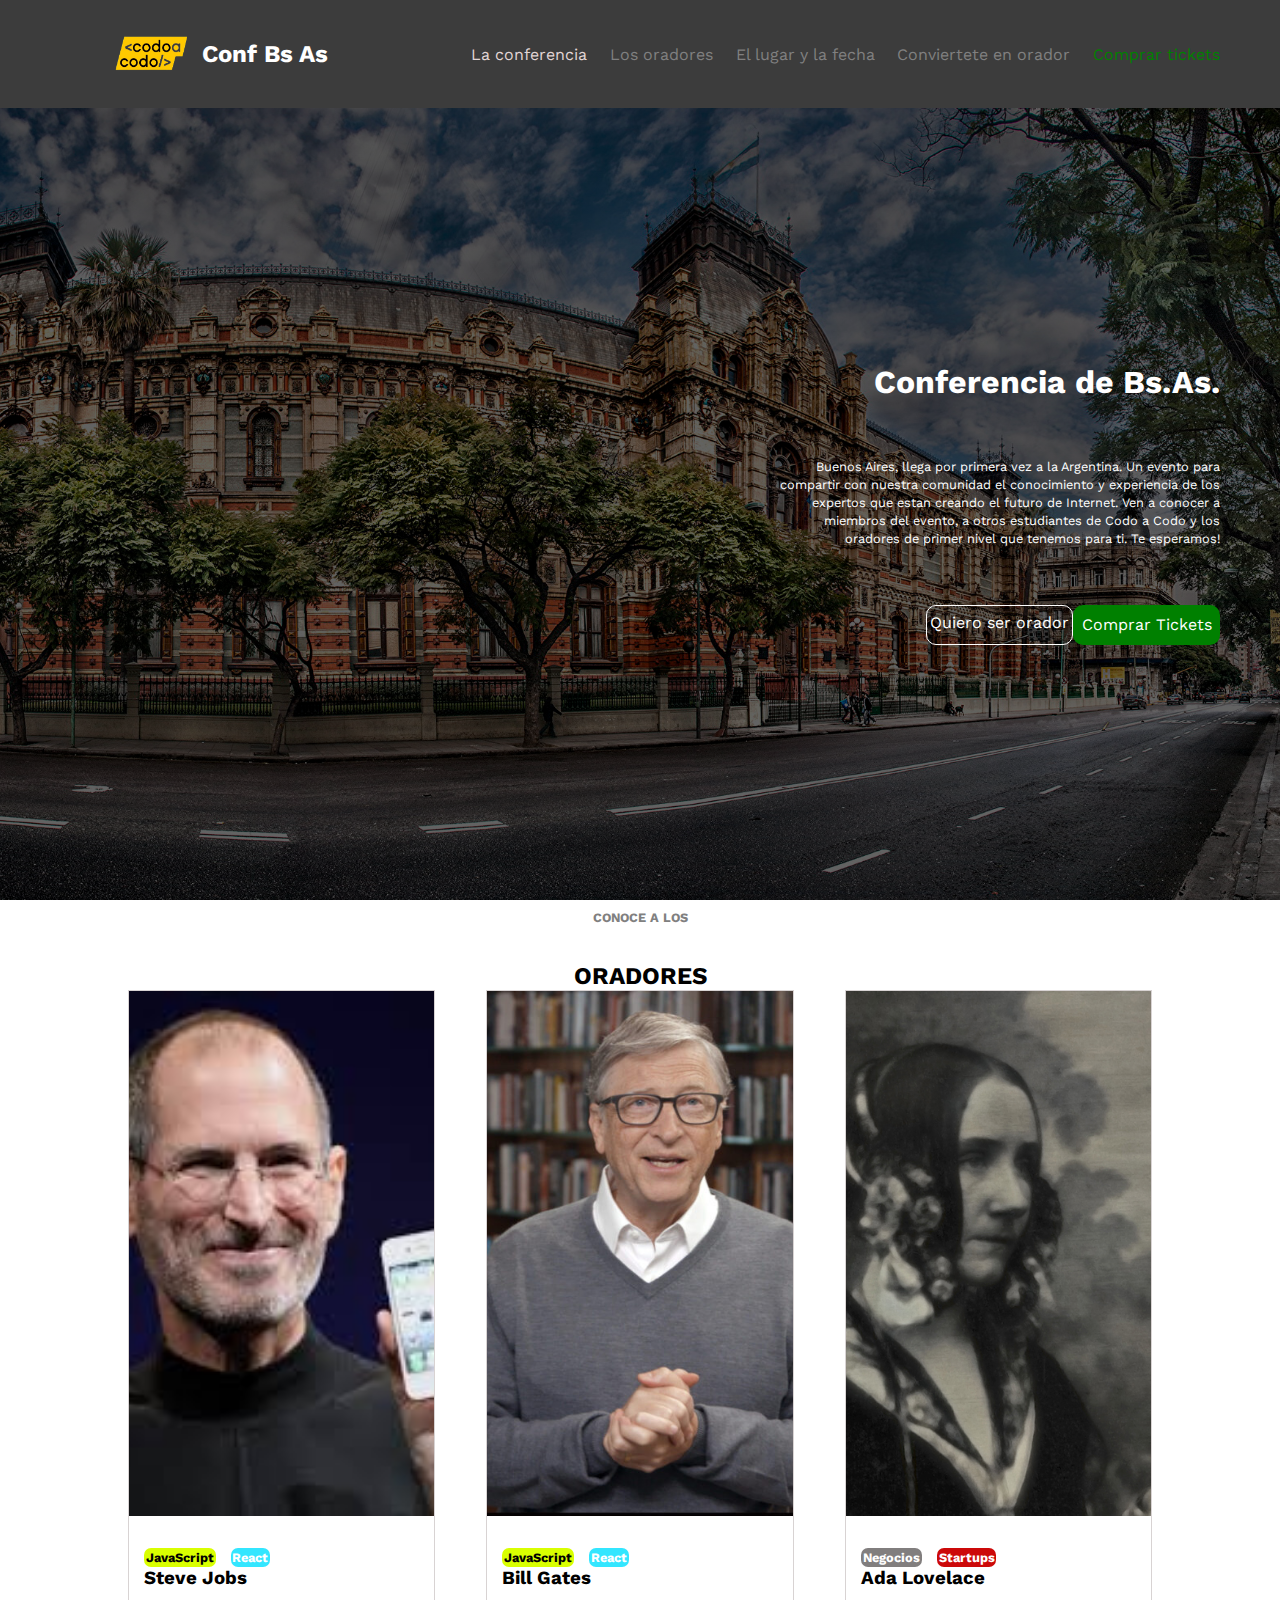
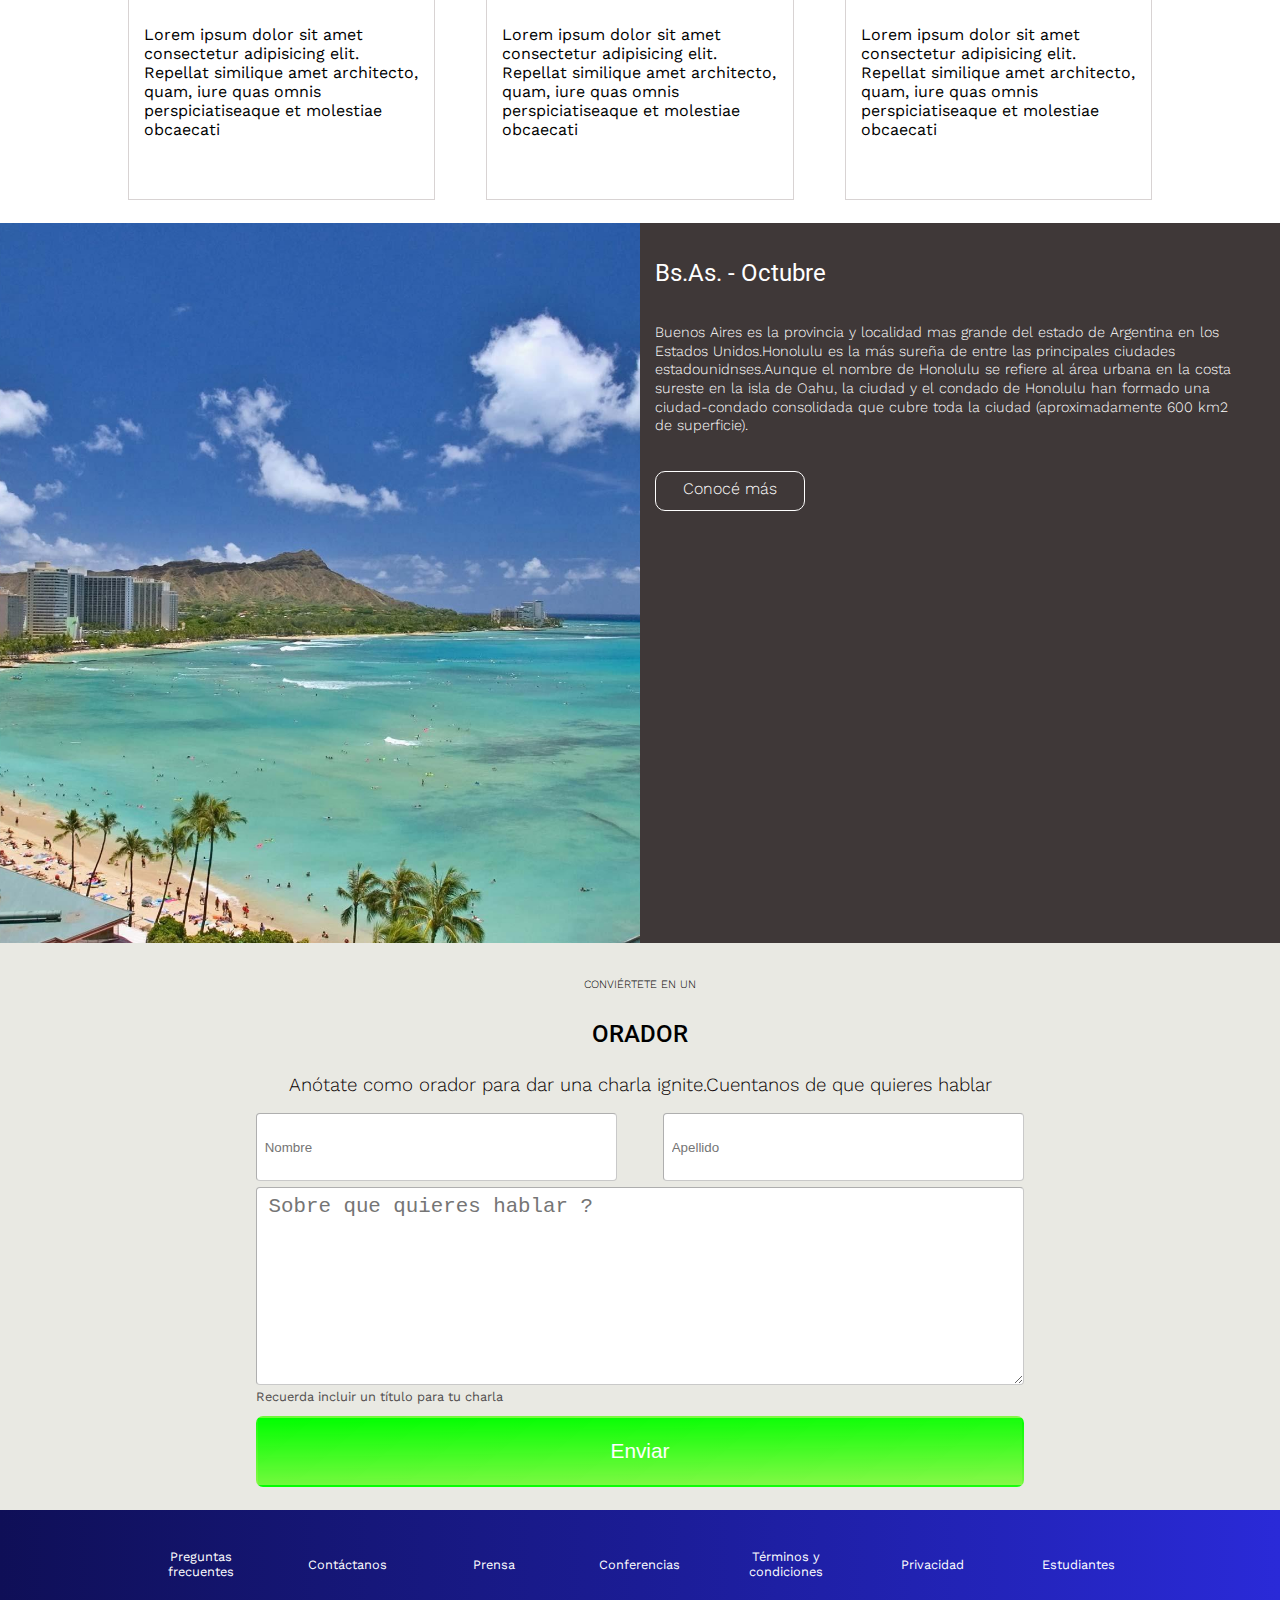
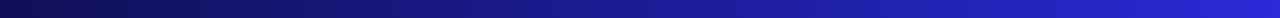
<file: index.html>
<!DOCTYPE html>
<html lang="es">
<head>
    <meta charset="UTF-8">
    <meta http-equiv="X-UA-Compatible" content="IE=edge">
    <meta name="viewport" content="width=device-width, initial-scale=1.0">
    <link rel="stylesheet" href="./css/estilos.css">
    <title>proyecto flex</title>
</head>
<body class="cuerpo">
    <header class="encabezado">
            <div class="contenedorLogoNav">
                <div class="contenedorLogo">
                    <img src="./assets/img/codoacodo-removebg-preview.png"  alt="Imagen logo de Codo a codo">
                    <h2 class="subtitulo"> Conf Bs As </h2>             
                    
                </div>
            
            
                <nav class="contenedorNavegacion"> 
                    <ul class="listaNavegacion" type="">

                            
                        <li class="itemsNavegacion"> <a class="anclaNavegacionConferencia" href="#conferencia"> La conferencia </a> </li>
                        <li class="itemsNavegacion"> <a class="anclaNavegacion" href="#oradores"> Los oradores </a> </li>
                        <li class="itemsNavegacion"> <a class="anclaNavegacion" href="#lugarFecha"> El lugar y la fecha </a></li>
                        <li class="itemsNavegacion"> <a class="anclaNavegacion" href="#formulario"> Conviertete en orador </a></li>
                        <li class="itemsNavegacion"> <a class="anclaNavegacionTickets" href="./pages/comprar_tickets.html"> Comprar tickets </a> </li>
                    </ul> 
                
                </nav>
            </div>
            <section id="conferencia" class="conferenciaContenedor">
                <div class="conferenciaHijo"> 
                    <h1 class="conferenciaHijoTitulo"> Conferencia de Bs.As. </h1>
                    <p class="conferenciaHijoTexto">Buenos Aires, llega por primera vez a la Argentina.
                         Un evento para compartir con nuestra comunidad el conocimiento y experiencia de los 
                         expertos que estan creando el futuro de Internet. Ven a conocer a miembros del evento, 
                         a otros estudiantes de Codo a Codo y los oradores de primer nivel que tenemos para ti.
                         Te esperamos!
                    
                    </p>
                    <div class="conferenciaHijoBotonesContenedor"> 
                        <a class="serOrador" href="#formulario"> Quiero ser orador </a>
                        <a class="comprarTickets" href="./pages/comprar_tickets.html">Comprar Tickets </a>
                    </div>
                   
                </div>        
            </section>
        
  
    </header> 
 
   <main>
        <section id="oradores" class="oradoresSection"> 
            <div class="oradoresSectionTitulo"> 
                 <h2 class="oradoresSectionTitulo1"> CONOCE A LOS </h2> 
                 <h2 class="oradoresSectionTitulo2">  ORADORES     </h2>
                
            </div>
          
            
            <div class="oradoresPadreCards"> 
                <div class="tarjeta">
                    <img src="./assets/img/steve.jpg" alt="Imagen de Steve Jobs"> 
                    <div class="tarjetaBody">
                        <div class="cardBodyEncab">   
                           <div class="cardTituloContenedor"> 
                                <div class="cardTituloContenido1"> JavaScript </div>
                                <div class="cardTituloContenido2"> React </div>
                                
                            </div>
                            <h3>Steve Jobs</h3>
                        </div>
                        <p class="cardBodyTexto">Lorem ipsum dolor sit amet consectetur adipisicing elit. Repellat similique amet architecto, quam, iure quas omnis perspiciatiseaque et molestiae obcaecati
                        <p>
                    </div> 
                   
                </div> 
                <div class="tarjeta">
                    <img src="./assets/img/bill.jpg" alt="Imagen de Bill Gates">
                    <div class="tarjetaBody">
                        <div class="cardBodyEncab">   
                           <div class="cardTituloContenedor"> 
                                <div class="cardTituloContenido1"> JavaScript </div>
                                <div class="cardTituloContenido2"> React </div>
                                
                            </div>
                            <h3>Bill Gates</h3>
                        </div>
                        <p class="cardBodyTexto">Lorem ipsum dolor sit amet consectetur adipisicing elit. Repellat similique amet architecto, quam, iure quas omnis perspiciatiseaque et molestiae obcaecati
                        <p>
                    </div> 
                   
                </div> 
                <div class="tarjeta">
                    <img src="./assets/img/ada.jpeg" alt="Imagen de Ada Lovelace">
                    <div class="tarjetaBody">
                        <div class="cardBodyEncab">   
                           <div class="cardTituloContenedor"> 
                                <div class="cardTituloContenido1 difColor1"> Negocios </div>
                                <div class="cardTituloContenido2 difColor2"> Startups </div>
                                
                            </div>
                            <h3>Ada Lovelace</h3>
                        </div>
                        <p class="cardBodyTexto">Lorem ipsum dolor sit amet consectetur adipisicing elit. Repellat similique amet architecto, quam, iure quas omnis perspiciatiseaque et molestiae obcaecati
                        <p>
                    </div> 
                   
                </div> 



                
                
            </div>
        </section>
        <section class="honoluluFechaSection" id="lugarFecha">  
                <div class="honoluluContenedor">
                    
                </div>
                <div class="fechaContenedor">
                    <div class="fechaContenedorContenido" >   
                        <h2 class="fechaContContTitulo"> Bs.As. - Octubre </h2>
                        <p class="fechaContContTexto">Buenos Aires es la provincia y localidad mas grande del estado 
                            de Argentina en los Estados Unidos.Honolulu es la más sureña de entre las principales ciudades
                            estadounidnses.Aunque el nombre de Honolulu se refiere al área urbana en la costa sureste en la 
                            isla de Oahu, la ciudad y el condado de Honolulu han formado una ciudad-condado consolidada que 
                            cubre toda la ciudad (aproximadamente 600 km2 de superficie).</p>
                        <a class="anclaConoceMas" href="">Conocé más</a>
                    </div> 
                </div>                    
        </section>   
        <section id="formulario" class="formSection">
            <div class="formTitulo"> 
            
                <h2 class="formTitulo1"> CONVIÉRTETE EN UN  </h2> 
                <h2 class="formTitulo2">  ORADOR     </h2>
            </div>
            <h3 class="formComent">  Anótate como orador para dar una charla ignite.Cuentanos de que quieres hablar </h3>
            
            
                
            <form class="formCuerpo" action="">
                <div class="formEntradas"> 
                        <input id="" class="entradaNombre" type="text" name="nombre" placeholder="Nombre" required>
                        <input id="" class="entradaApellido"   type="text" name="apelllido" placeholder="Apellido" required>
                </div>
                    
                <textarea class="formTextArea" id="" name="tema"   placeholder="Sobre que quieres hablar ?" required></textarea>    
                  
                    
                <p class="formParrafo">Recuerda incluir un título para tu charla</p>
                    <!-- Por el momento nos quedamos con el input igual que la clase Codo a Codo -->
                    <!-- <button type="submit" name="envio" value="enviar">Enviar</button> -->
                <button class="formbtn" type="submit" name="envio"> Enviar </button>


            </form>


        </section>

   </main>
 
   <footer class="pieContenedor">
       <div class="pieAnclasCont">

            <a class="pieAnclasContAncla" href=""> 
                <p class="pieAnclasContAnclaP1"> Preguntas </p>
                <p class="pieAnclasContAnclaP2"> frecuentes</p> 

            </a>
            <a class="pieAnclasContAncla" href=""> 
                <p class="pieAnclasContAnclaP1"> Contáctanos </p>
                

            </a>        
            <a class="pieAnclasContAncla" href=""> 
                <p class="pieAnclasContAnclaP1"> Prensa </p>
            </a>    
            <a class="pieAnclasContAncla" href=""> 
                <p class="pieAnclasContAnclaP1"> Conferencias </p>
            </a>    
            <a class="pieAnclasContAncla" href=""> 
                <p class="pieAnclasContAnclaP1"> Términos y  </p>
                <p class="pieAnclasContAnclaP2"> condiciones</p> 

            </a>
            <a class="pieAnclasContAncla" href=""> 
                <p class="pieAnclasContAnclaP1"> Privacidad </p>
                

            </a>        
            <a class="pieAnclasContAncla" href=""> 
                <p class="pieAnclasContAnclaP1"> Estudiantes </p>
            </a>    



       </div>

   </footer>
</body>
</html>
</file>
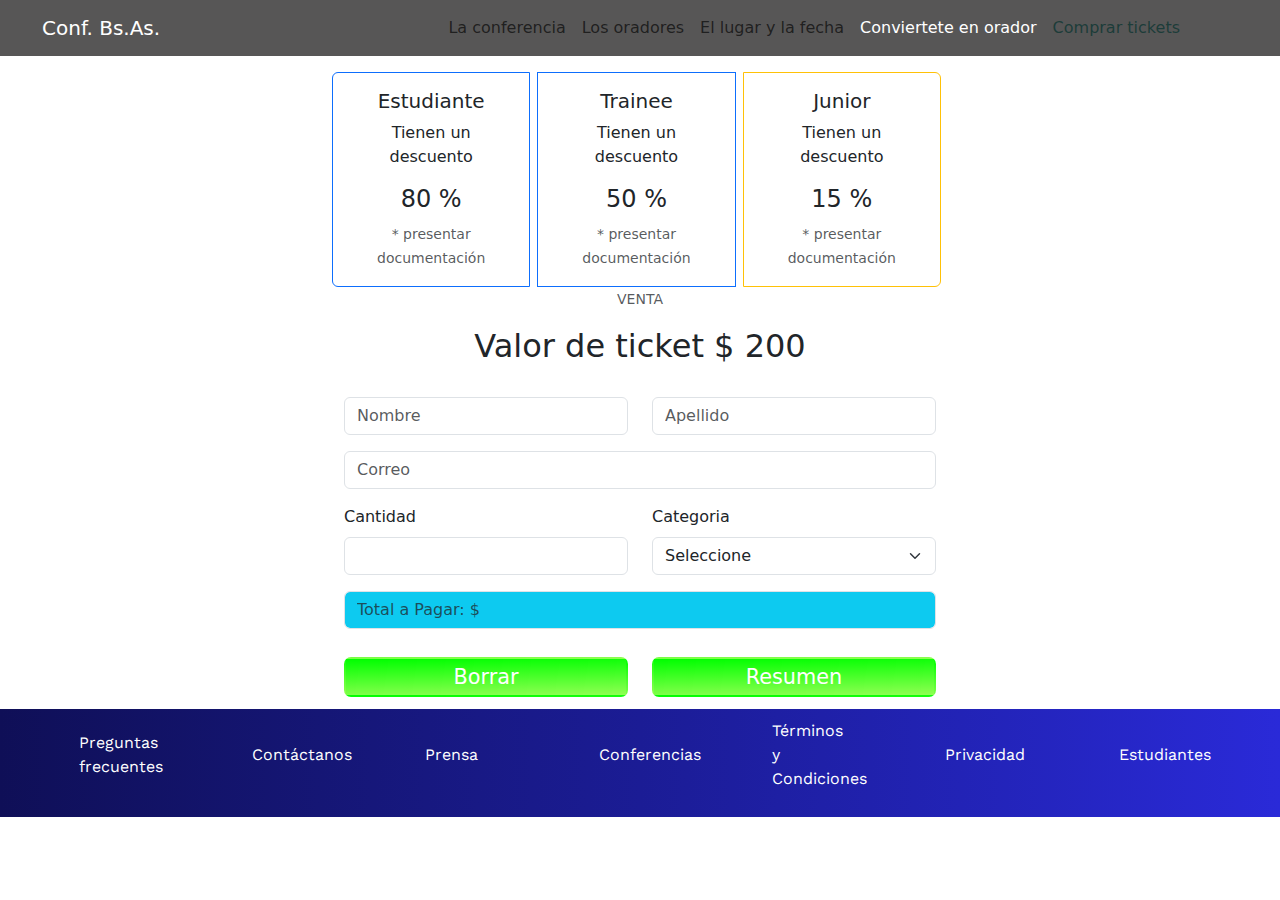
<file: pages/comprar_tickets.html>
<!DOCTYPE html>
<html lang="es">
<head>
    <meta charset="UTF-8">
    <meta http-equiv="X-UA-Compatible" content="IE=edge">
    <meta name="viewport" content="width=device-width, initial-scale=1.0">
    <link rel="stylesheet" href="../css/bootstrap.min.css">
    <link rel="stylesheet" href="../css/estilos.css">
    <title>practica </title>
</head>
<body>
    <header>
          

        <nav class="navbar navbar-expand-lg navbar-light  navColor">
            <div class="container-fluid">
                    <a class="navbar-brand navbar-brandCorreccion" href="#">
                 
                        Conf. Bs.As.
                    </a>
                    <button class="navbar-toggler" type="button" data-bs-toggle="collapse" data-bs-target="#navbarNav" aria-controls="navbarNav" aria-expanded="false" aria-label="Toggle navigation">
                        <span class="navbar-toggler-icon"></span>
                    </button>
                    <div class="collapse navbar-collapse" id="navbarNav">
                        <ul class="navbar-nav navbar-navCorreccion">
                            <li class="nav-item">
                                <a class="nav-link"  href="../index.html">La conferencia</a>
                            </li>
                            <li class="nav-item">
                                <a class="nav-link" href="../index.html#oradores"> Los oradores </a>
                            </li>
                            <li class="nav-item">
                                <a class="nav-link" href="../index.html#lugarFecha"> El lugar y la fecha</a>
                            </li>
                            <li class="nav-item">
                            <a class="nav-link nav-link-orador" href="../index.html#formulario"> Conviertete en orador </a>
                            </li>
                            <li class="nav-item">
                                <a class="nav-link nav-link-tickets active" aria-current="page"  href="#"> Comprar tickets </a>
                            </li>
                        </ul>
                    </div>
            </div>
        </nav>
    </header>     
       
       
    


    <main class="mailAlto">
       
                    
              
           
              
            
                <div class="container mt-3">
                    <div class="card-group cardClase">
                        <div class="card cardTama border border-primary">
                        
                        <div class="card-body">
                            <h5 class="card-title text-center">Estudiante</h5> 
                            <p class="card-text text-center">Tienen un descuento</p>
                            <p class="card-text h4 text-center"> 80 % </p>
                            <p class="card-text text-center"><small class="text-body-secondary">* presentar documentación</small></p>
                           
                        </div>
                        </div>
                        <div class="card cardTama border border-primary">
                        
                        <div class="card-body">
                           <h5 class="card-title text-center">Trainee</h5> 
                           <p class="card-text text-center">Tienen un descuento</p>
                           <p class="card-text h4 text-center"> 50 % </p>
                           <p class="card-text text-center"><small class="text-body-secondary">* presentar documentación</small></p> 
                            
                           
                        </div>
                        </div>
                        <div class="card cardTama border border-warning ">
                        
                        <div class="card-body">
                            <h5 class="card-title text-center">Junior</h5> 
                            <p class="card-text text-center">Tienen un descuento</p>
                            <p class="card-text h4 text-center"> 15 % </p>
                            <p class="card-text text-center"><small class="text-body-secondary">* presentar documentación</small></p>
                            
                        </div>
                        </div>
                    </div>
                </div>
                <p class="text-center"><small class="text-body-secondary"> VENTA  </small></p>
                <h2 class="text-center"> Valor de ticket $ 200 </h2> 
                
       
  
                
                <div class="container mt-3">      
                    <form class="row formMargen" action="">
                        <div class="col-12 col-lg-6 mt-3">
                            <input type="text" class="form-control" placeholder="Nombre" 
                            id="inputNombre" required>
                            <div id="msjeErrorNombre" class="invalid-feedback">
                                    <p> Ingrese su nombre </p>
                            </div>        
                            
                        </div>
                        <div class="col-12 col-lg-6 mt-3">
                            <input type="text" class="form-control" placeholder="Apellido" 
                            id="inputApellido" required>
                            <div id="msjeErrorApellido" class="invalid-feedback">
                                <p> Ingrese su Apellido </p>
                            </div>        
                        </div>
                        <div class="col-12 mt-3">
                            <input type="email" class="form-control" id="inputCorreo" placeholder="Correo" required>
                            <div id="msjeErrorCorreo" class="invalid-feedback">
                                <p> Ingrese su Correo </p>
                            </div>        
                        
                        </div>
                       
                        <div class="col-12 col-lg-6 mt-3">
                            <label for="inputCantidad" class="form-label">Cantidad</label>
                            <input id="inputCantidad" type="number" class="form-control" min="1" required>
                            <div id="msjeErrorCantidad" class="invalid-feedback">
                                <p> Ingrese una cantidad </p>
                            </div>        
                        </div>

                        <div class="col-12 col-lg-6 mt-3">
                            <label for="inputCategoria" class="form-label">Categoria</label>
                            <select id="inputCategoria" class="form-select">
                                <option value="" selected> Seleccione </option>
                                <option value="0">Sin Categoria</option>
                                <option value="1">Estudiante</option>
                                <option value="2">Trainee...</option>
                                <option value="3">Junior</option>
                                
                            </select>
                            <div id="msjeErrorCategoria" class="invalid-feedback">
                                <p> Ojo con la categoria </p>
                            </div>        
                        </div>
                       
                        <div class="col-12 mt-3">
                            
                        <!--    <input type="text" class="form-control  bg-info" id="inputImporte" placeholder="Total a Pagar: $"> -->
                        <input type="text" class="form-control  bg-info" id="totalPago" placeholder="Total a Pagar: $"> 
                    </div>
                       
                       
                        <div class="col-12 col-lg-6 mt-4">
                             <button id="btnBorrar" type="reset" class="formbtnTickets">Borrar</button>
                        </div>
                        <div class="col-12 col-lg-6 mt-4">
                            <button id="btnResumen" type="submit" value="btnResumen" class="formbtnTickets">Resumen</button>
                       </div>    
                   
                    </form>
                </div>  
               
                    
                <footer class="container-fluid mt-3">
                    <div class="row footerClase">
                         
                         <div class="col-12 col-lg-1"> <a class="text-decoration-none" href=""> <p class="footerAncla"> Preguntas frecuentes </p></a> </div>
                         <div class="col-12 col-lg-1"> <a class="text-decoration-none" href=""> <p class="footerAncla"> Contáctanos </p></a></div>
                         <div class="col-12 col-lg-1"> <a class="text-decoration-none" href=""> <p class="footerAncla"> Prensa </p></a></div>
                         <div class="col-12 col-lg-1"> <a class="text-decoration-none" href=""> <p class="footerAncla"> Conferencias </p></a></div>
                         <div class="col-12 col-lg-1"> <a class="text-decoration-none" href=""> <p class="footerAncla"> Términos y Condiciones </p></a></div>
                         <div class="col-12 col-lg-1"> <a class="text-decoration-none" href=""> <p class="footerAncla"> Privacidad </p></a></div>
                         <div class="col-12 col-lg-1"> <a class="text-decoration-none" href=""> <p class="footerAncla"> Estudiantes </p></a></div>


                    </div> 

                </footer>
                                 
            </main>
    

            <footer>
        
        
        
        
            </footer>
           
            <script src="../js/bootstrap.bundle.min.js"></script> 
            <script src="../js/main.js"> </script>
        </body>
    </html>
</file>
<file: css/estilos.css>
@import url('https://fonts.googleapis.com/css2?family=Roboto:wght@100;400;500;700&family=Work+Sans:wght@100;300;400;500;600;700&display=swap');

* { 
    margin: 0; 
    padding: 0;
    box-sizing: border-box;
}

.cuerpo  { 
    font-family: 'Roboto', sans-serif;
    font-family: 'Work Sans', sans-serif;
    font-weight: 400;
}
.encabezado { 
    height: 100vh;

}
.contenedorLogoNav { 
    background-color: rgb(60, 60, 60);
    height: 12%;
    display: flex;
    justify-content: space-between;
    align-items: center;

}
.contenedorLogo { 
    padding-left: 8%;
    width: 40%;;
    display:flex;
    
    align-items: center;
}
.contenedorLogo img {
    width: 100px;
    height: 25%;
    object-fit: cover;
}
.subtitulo { 
    
    color: white;
}
.contenedorNavegacion { 
   width: 65%; 
   
   margin-right: 60px;
}
.listaNavegacion {
    list-style: none;
    display: flex;
    justify-content: space-between;
}


.anclaNavegacionConferencia { 
      
    text-decoration: none;
    color:rgb(226, 214, 214);
}
.anclaNavegacion { 
      
    text-decoration: none;
    color:gray;
}
.anclaNavegacionTickets { 
    color:green;   
    text-decoration: none;

}

.conferenciaContenedor  { 
    background:linear-gradient(to right, #0000009c,#0000009c ),url("../assets/img/ba1.jpg");
    background-size: cover;
    background-position: center;
    background-repeat: no-repeat;
    height: 88%;
    display:flex;
    justify-content: flex-end;
    align-items:center;
}
.conferenciaHijo {
    height: 50%;
 
    width: 40%;
    padding-right: 60px;
    display: flex;
    flex-direction: column;
    justify-content: space-evenly;
}
.conferenciaHijoTitulo { 
    text-align: right;
    color:white;

}
.conferenciaHijoTexto {
    
    
    line-height: 1.4;
    font-size: .8rem;
  /*  font-weight: 300; negrita*/
    color:white;
    text-align: right;
}

.conferenciaHijoBotonesContenedor{ 

    display: flex;
    flex-direction: row;
    justify-content: space-between;
    align-items: center;
}

.comprarTickets {
    height: 40px;
    width: 150px;
    padding-top: 10px;
    border-radius: 10px 10px 10px 10px;
    -webkit-border-radius: 10px 10px 10px 10px;
    -moz-border-radius: 10px 10px 10px 10px;
    background: #008000;
    text-align: center;
    color: white;
    text-decoration: none;
    
}
.serOrador {
    height: 40px;
    width: 150px;
    margin-left: 35%;
    padding-top: 07px;
    
    border-radius: 10px 10px 10px 10px;
    -webkit-border-radius: 10px 10px 10px 10px;
    -moz-border-radius: 10px 10px 10px 10px;
    border: 1px solid #ffffff;
    
    text-align: center;
    color: white;
    text-decoration: none;
    
}

.oradoresSection {
    height: 100vh;
    width: 100vw;;
    /* background-color: #008000; */
}
.oradoresSectionTitulo { 
    height: 10%;   
    width: 100%;
    display: flex;
    flex-direction: column;
    justify-content: space-between;
    align-items: center;
    
}
.oradoresSectionTitulo1 {
    padding-top: 10px;
    font-size: .8rem;
    color:gray;
}
.oradoresSectionTitulo2 {
    
    font-size: 1.5rem;
    
}
.oradoresPadreCards { 
    
    text-align: left;
    width: 80%;
    height:90%;
    margin: 0 auto;
  
    /*background-color: aqua; */
    display: flex;
    flex-direction: row;
    justify-content: space-between;
}



.tarjeta { 
    height: 100%; 
    width: 30%;
    border: 0.5px solid rgb(216, 211, 211)

}
.tarjeta img {
    height: 65%; 
    width: 100%;
    object-fit: cover;


}
.cardTituloContenedor { 
    height: 7%;
    width: 100%;
    display: flex;
    flex-direction: row;
    justify-content: flex-start;
    align-items: center;

}
.cardTituloContenido1 { 
    padding: 1.5%;
    font-size: .8rem;
    font-family: 'Work Sans', sans-serif;
    font-weight: 700;
    border-radius: 7px 7px 7px 7px;
-webkit-border-radius: 7px 7px 7px 7px;
-moz-border-radius: 7px 7px 7px 7px;
background: #d9ff00;
    

}
.cardTituloContenido2 { 
    margin-left: 15px;
    padding: 1.5%;
    font-size: .8rem;
    font-family: 'Work Sans', sans-serif;
    font-weight: 700;
    color:white;
    border-radius: 7px 7px 7px 7px;
    -webkit-border-radius: 7px 7px 7px 7px;
    -moz-border-radius: 7px 7px 7px 7px;
    background: #33E6FF;
}
.tarjetaBody { 
    
    height: 35%;
    width: 100%;
    display: flex;
    flex-direction: column;
    justify-content: space-evenly;
    align-items: flex-start;
    /* border: 1px solid rgb(22, 1, 1); */
}
.cardBodyEncab { 
    margin-left: 15px;
    display: flex;
    flex-direction: column;
    justify-content: space-around;
    align-items: flex-start;
}
.cardBodyTexto { 
    margin-left: 15px;
    width: 90%;


}
.difColor1 { 
    color:white;
    background: rgb(129, 126, 126);
  

}
.difColor2 { 
    color:white;
    background-color: rgb(204, 9, 9);
}
.honoluluFechaSection { 
    margin-top: 1.8%;
    height: 80vh;
    width: 100vw;
    
    display: flex;
    flex-direction: row;


}
.honoluluContenedor { 
    height: 100%;
    width: 50%;
    background-image: url(../assets/img/honolulu.jpg);
   
    background-size: cover;
    background-position: center;
    background-repeat: no-repeat;
    
}
.fechaContenedor { 
    height: 100%;
    width: 50%;
    background-color: rgb(63, 56, 56);
    color:white;
}
.fechaContenedorContenido{ 
    
    margin-left: 15px;
    height: 45%;
    width: 90%;
    display: flex;
    flex-direction: column;
    justify-content: space-evenly;
    align-items: flex-start;
    /* border: 2px solid blue;  */ 


}
.fechaContContTitulo {
    font-family: 'Roboto', sans-serif;
    font-weight: 400;

}
.fechaContContTexto {
    
    width: 100%;
   
   
    line-height: 1.3;
  /*  font-family: 'Roboto', sans-serif; */
    font-size: .9rem;
    font-weight: 300;
    
    /* border: 1px solid green; */
}    



.anclaConoceMas  {
    padding-top: 07px;
    height: 40px;
    width: 150px;
    
    
    border-radius: 10px 10px 10px 10px;
    -webkit-border-radius: 10px 10px 10px 10px;
    -moz-border-radius: 10px 10px 10px 10px;
    border: 1px solid #ffffff;
    
    text-align: center;
    color: white;
    text-decoration: none;
    font-weight: 300;
}   
.formSection { 
    height: 63vh;
    width: 100vw;
    background-color: rgb(233, 233, 227);
    display: flex;
    flex-direction: column;
    justify-content: space-around;
    align-items: center;
    border-bottom: #008000;


}    
.formTitulo {  
    height: 20%;
    width: 100%;
    display: flex;
    flex-direction: column;
    justify-content: space-around;
    align-items: center;    
   /* border: 1px solid blue; */
} 
.formTitulo1 {
    margin-top: 15px;
    font-size: 0.7rem;
    color:black;
    font-weight: 300;
   
   
    /* border: 1px solid blueviolet; */
}   
.formTitulo2 {
    text-align: justify;
    font-family: 'Roboto', sans-serif;
    /* font-family: 'Work Sans', sans-serif; */
     font-weight: 500;
}
.formComent { 
    font-family: 'Roboto', sans-serif;
    font-family: 'Work Sans', sans-serif; 
    font-weight: 300;
    color:rgb(7, 0, 0)
}
.formCuerpo { 
    height: 70%;
    width: 60%;
    
}
.formEntradas { 
    height: 20%;
    width: 100%;
    display: flex;
    justify-content: space-between;
    align-items: center;
    


}

.entradaNombre { 
    padding-left: 1%;
    height: 85%;
    width: 47%;
    border-radius: 4px 4px 4px 4px;
    -webkit-border-radius: 4px 4px 4px 4px;
    -moz-border-radius: 4px 4px 4px 4px;
    border: 1px inset rgba(0, 0, 0, 0.315);
}
.entradaApellido { 
    padding-left: 1%;
    height: 85%;
    width: 47%;
    border-radius: 4px 4px 4px 4px;
    -webkit-border-radius: 4px 4px 4px 4px;
    -moz-border-radius: 4px 4px 4px 4px;
    border: 1px inset rgba(0, 0, 0, 0.315);
    
}
.formTextArea { 
    padding-top: 1%;
    padding-left: 1.5%;
    font-size: 1.3rem;
    height: 50%;
    width: 100%; 
    border-radius: 4px 4px 4px 4px;
    -webkit-border-radius: 4px 4px 4px 4px;
    -moz-border-radius: 4px 4px 4px 4px;
    border: 1px inset rgba(0, 0, 0, 0.315);
}
.formParrafo { 
    font-size: .8rem;
    color:rgb(80, 77, 77);
}
.formbtn { 
    margin-top: 1.5%;
    height: 18%;
    width: 100%;
    color:white;
    font-size: 1.3rem;
    border-color: transparent;
    border-radius: 7px 7px 7px 7px;
-webkit-border-radius: 7px 7px 7px 7px;
-moz-border-radius: 7px 7px 7px 7px;
    background: rgba(90,255,0,0.68);
background: linear-gradient(91deg,rgba(90,255,0,0.68) 0%, #00ff00 100%);
background: -webkit-linear-gradient(91deg,rgba(90,255,0,0.68) 0%, #00ff00 100%);
background: -moz-linear-gradient(91deg,rgba(90,255,0,0.68) 0%, #00ff00 100%);
}
.pieContenedor { 

   height: 12vh;
   width: 100vw;
   display: flex;
   justify-content: center;
   align-items: center; 
   background-image: linear-gradient(to right, #0f0f57, #151675, #1b1c95, #2223b6, #2a2ad8); 
}
.pieAnclasCont {
    
    height: 80%;
    width: 80%;
    display: flex;
    justify-content: space-around;
    align-items: center;
   /* border: 1px solid black; */
}

.pieAnclasContAncla { 
    width: 12%;
    height: 50%;
    text-decoration: none;
    display: flex;
    flex-direction: column;
    justify-content: center;
    align-items: center;

    /* border: 1px solid rgb(3, 27, 3); */
}   
.pieAnclasContAnclaP1 { 
    font-size: .8rem;
    
    color:white;
}
.pieAnclasContAnclaP2 { 
    font-size: .8rem;
    
    color:white;
}
.navColor {
    background-color: rgb(87, 86, 86);
    padding-left: 0;

}   
.navbar-brandCorreccion{ 
    padding-left: 30px;
    color: white;
}
.navbar-navCorreccion { 
    padding-right: 80px;
    width: 100%;
   /* background-color: #008000; */
    justify-content: flex-end;
}    
.containerFluidMargen { 
    padding-left: 0;
    padding-right: 0;
}
.navbar-light .navbar-nav .nav-link-tickets { 
    color: #0c3531cb;
}
.nav-link-orador { 
    color: #ffffff;
}
.card-body-flex { 
    display: flex;
    flex-direction: column;
    justify-content: center;
}
.card-tamanio { 

    width: 50px;
}
.lineaClase { 
    flex-direction: row;
    justify-content: space-between;
}
.rowPruebaClase { 
    flex-direction: column;
    justify-content: center;
}
.colClase { 
    display: flex;
    flex-direction: column;
    align-items: flex-end;
}
.cardTama { 
    
    margin-right: 7px;
    height: 35%;
}
.mainAlto { 
    height: 100vh;
}
.formDim {
    height: 45vh;
    margin-left: 250px;
    margin-right: 250px;
}
.formbtnTickets { 
    margin-top: 1.5%;
    height: 100%;
    width: 100%;
    color:white;
    font-size: 1.3rem;
    border-color: transparent;
    border-radius: 7px 7px 7px 7px;
-webkit-border-radius: 7px 7px 7px 7px;
-moz-border-radius: 7px 7px 7px 7px;
    background: rgba(90,255,0,0.68);
background: linear-gradient(91deg,rgba(90,255,0,0.68) 0%, #00ff00 100%);
background: -webkit-linear-gradient(91deg,rgba(90,255,0,0.68) 0%, #00ff00 100%);
background: -moz-linear-gradient(91deg,rgba(90,255,0,0.68) 0%, #00ff00 100%);
}
.footerClase { 
    height: 12vh;
    /*width: 100vw; */ 
  /*  display: flex; */
    justify-content: space-evenly;
    align-items: center; 
    background-image: linear-gradient(to right, #0f0f57, #151675, #1b1c95, #2223b6, #2a2ad8); 
}
.footerAncla { 
    color: #ffffff;
    font-family: 'Work Sans', sans-serif;
}

.msjeDisplayBlock { 
    display: block;
}
/* Entra en Samsung A51/71 412*914 y además es Extra Small < 576 px */ 

@media (max-width: 991px) {
    .cardClase {
      display: flex;
      flex-direction: column;
      justify-content: center;
      align-items: center;
    }
    .footerClase { 
        height: 100%;
    }
}    
@media (min-width: 992px) {
        .cardClase {
          display: flex;
          flex-direction: row;
          justify-content: center;
          margin-left: 250px;
          margin-right: 250px;
        }
        .formClase { 
            margin-left: 250px;
            margin-right: 250px;
        }
        .formMargen { 
            margin-left: 250px;
            margin-right: 250px;
        }
}


@media screen and (max-width: 575px ) {   
   
    .contenedorLogoNav { 
        background-color: rgb(60, 60, 60);
        height: initial;
       
        display: flex;
        flex-direction: column;
        justify-content: space-between;
        align-items: center;
    
    }
    .contenedorLogo { 
        padding-left: initial;
        width: 40%;;
        display:flex;
        flex-direction: column;
        justify-content: center;
        align-items: center;    
    }
    .contenedorLogo img {
        width: 130px;
        height: 35%;
        object-fit: cover;
    }
    .contenedorNavegacion { 
        padding-top: 4%;
        width: 100vw; 
        
      /*  margin-right: 60px; */
     }
    
    .listaNavegacion {
        
        padding-left: 10%;
        list-style: none;
        display: flex;
        flex-direction: column;
        justify-content: center;
        align-items: center;
    }
    .conferenciaContenedor  { 
       
        height: 76%;
        justify-content: center;

        align-items:flex-start;
    }
    .conferenciaHijo {
        height: 65%;
        
       /* width: 40%; */
        width: 100%;
        padding-right: initial;
        display: flex;
        flex-direction: column;
        justify-content: flex-start;
        align-items: center;
       /* border: 2px solid rgb(185, 22, 22); */
    }
    .conferenciaHijoTitulo { 
        padding-top: 13%;
      
    
    }
    .conferenciaHijoTexto {
        
        padding-top: 10%;
        line-height: 1.4;
        font-size: .9rem;
      /*  font-weight: 300; negrita*/
        color:white;
        text-align: center;
    }
    
    .conferenciaHijoBotonesContenedor{ 
        padding-top: 09%;
        width: 90%;
        display: flex;
        flex-direction: row;
        justify-content: space-between;
        align-items: center;
       
    }
    
    
    .serOrador {
       
        margin-left: initial;
               
    }
    .oradoresSection {
        height: initial;
       
    }
    .oradoresSectionTitulo { 
      
        justify-content: center;
       
        
    }
    .oradoresSectionTitulo1 {
        padding-top: initial;
     
    }
    .oradoresPadreCards { 
    
        text-align: left;
        width: 80%;
       
        margin: 0 auto;
      
        /*background-color: aqua; */
        display: flex;
        flex-direction: column;
        justify-content: space-between;
        align-items: center;
    }
    .tarjeta { 
        height: 100%; 
        width: 90%;
        border: 0.5px solid rgb(216, 211, 211)
    
    }
    .tarjeta img {
        height: 65%; 
        width: 100%;
        object-fit: cover;
    
    
    }
    
    .honoluluFechaSection { 
        margin-top: 1.8%;
        height: 80vh;
        width: 100vw;
        
        display: flex;
        flex-direction: column;
    
    
    }
    .honoluluContenedor { 
        height: 50%;
        width: 100%;
        background-image: url(../assets/img/honolulu.jpg);
       
        background-size: cover;
        background-position: center;
        background-repeat: no-repeat;
        
    }
    .fechaContenedor { 
       
        height: 50%;
        width: 100%;
        background-color: rgb(63, 56, 56);
        color:white;
       /* border: 1px solid rgb(214, 26, 26); */
    }
    .fechaContenedorContenido{ 
    
        margin-left: 5%;
        height: 80%;
        width: 90%;
        display: flex;
        flex-direction: column;
        justify-content: space-evenly;
        align-items: flex-start;
      /*  border: 2px solid blue;  */
    
    
    }
    .fechaContContTitulo {
        font-family: 'Roboto', sans-serif;
        font-weight: 400;
    
    }
    .fechaContContTexto {
        
        width: 100%;
       
       
        line-height: 1.3;
      /*  font-family: 'Roboto', sans-serif; */
        font-size: .9rem;
        font-weight: 300;
        
        /* border: 1px solid green; */
    }    
    
    
    
    .anclaConoceMas  {
        padding-top: 07px;
        height: 40px;
        width: 150px;
        
        
        border-radius: 10px 10px 10px 10px;
        -webkit-border-radius: 10px 10px 10px 10px;
        -moz-border-radius: 10px 10px 10px 10px;
        border: 1px solid #ffffff;
        
        text-align: center;
        color: white;
        text-decoration: none;
        font-weight: 300;
    }   
    .formSection { 
        height: 63vh;
        width: 100vw;
        background-color: rgb(233, 233, 227);
        display: flex;
        flex-direction: column;
        justify-content: space-around;
        align-items: center;
        border-bottom: #008000;
    
    
    }    

    .formTitulo {  
        height: 20%;
        width: 100%;
        display: flex;
        flex-direction: column;
        justify-content: center;
        align-items: center;    
       /* border: 1px solid blue; */
    } 
    .formTitulo1 {
        margin-top: 1%;
        font-size: 0.7rem;
        color:black;
        font-weight: 300;
       
       
        /* border: 1px solid blueviolet; */
    }   
    
    .formComent { 
        text-align: center;
        
    }
    .formCuerpo { 
        height: 70%;
        width: 80%;
        
    }
    .pieContenedor { 

        height: 35vh;
        width: 100vw;
        display: flex;
        justify-content: center;
        align-items: center; 
        background-image: linear-gradient(to right, #0f0f57, #151675, #1b1c95, #2223b6, #2a2ad8); 
     }
     .pieAnclasCont {
         
         height: 80%;
         width: 80%;
         display: flex;
         flex-direction: column;
         justify-content: space-around;
         align-items: center;
        /* border: 1px solid black; */
     }
     
     .pieAnclasContAncla { 
         width: 20%;
         height: 50%;
         text-decoration: none;
         display: flex;
         flex-direction: column;
         justify-content: center;
         align-items: center;
     
         /* border: 1px solid rgb(3, 27, 3); */
     }   
     .pieAnclasContAnclaP1 { 
        text-align: left; 
        font-size: .8rem;
         
         color:white;
     }
     .pieAnclasContAnclaP2 { 
         font-size: .8rem;
         
         color:white;
     }   
}
</file>
